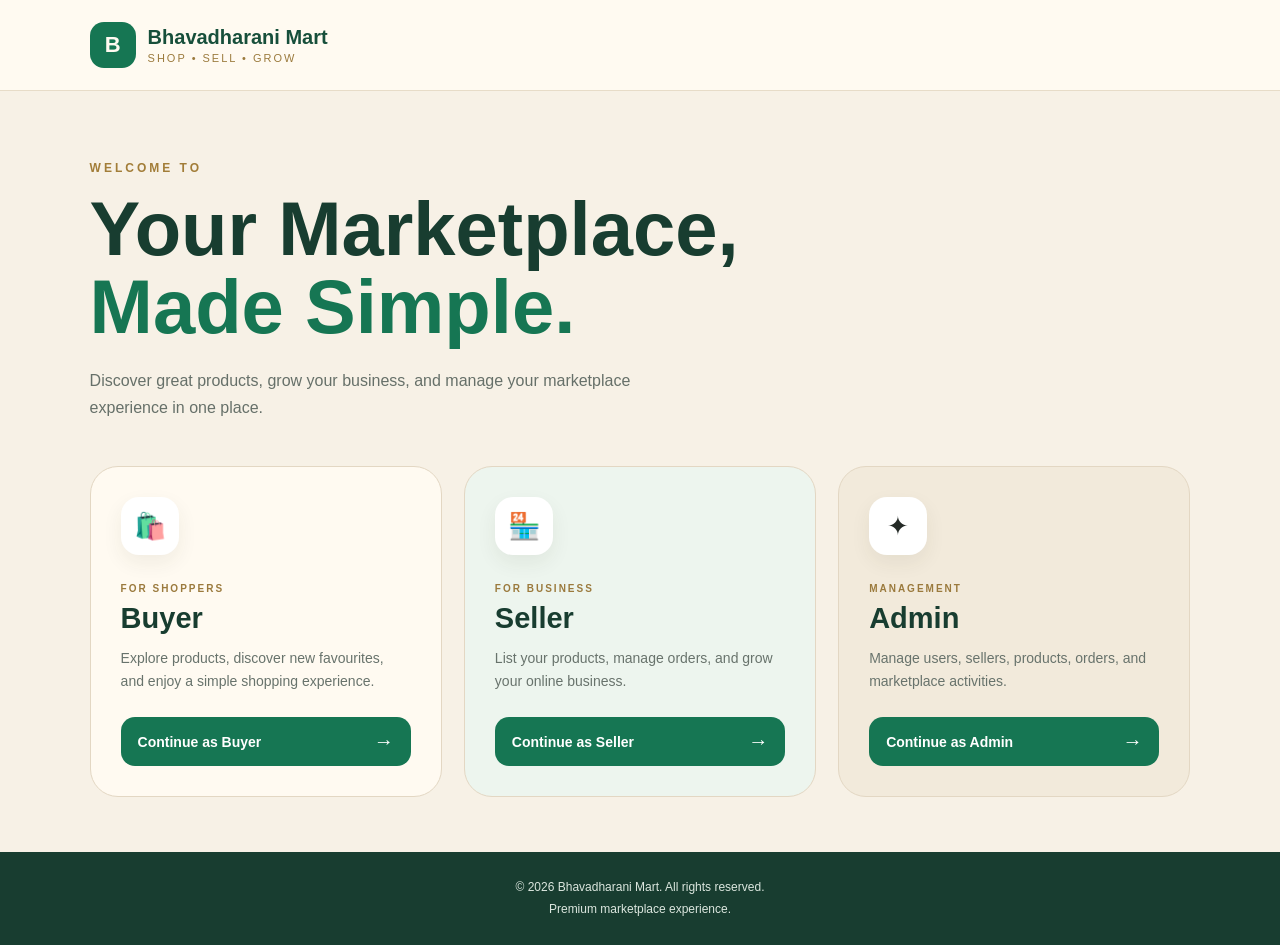
<file: index.html>
<!DOCTYPE html>
<html lang="en">
<head>
    <meta charset="UTF-8">
    <meta name="viewport" content="width=device-width, initial-scale=1.0">
    <title>Bhavadharani Mart</title>
    <link rel="stylesheet" href="style.css">
</head>

<body>

    <header class="top-bar">
        <div class="brand">
            <div class="brand-mark">B</div>

            <div>
                <h1>Bhavadharani Mart</h1>
                <p>SHOP • SELL • GROW</p>
            </div>
        </div>
    </header>


    <main class="landing">

        <section class="welcome-section">

            <p class="small-label">WELCOME TO</p>

            <h2>
                Your Marketplace,
                <br>
                <span>Made Simple.</span>
            </h2>

            <p class="welcome-text">
                Discover great products, grow your business,
                and manage your marketplace experience in one place.
            </p>

        </section>


        <section class="role-section">

            <!-- Buyer -->

            <div class="role-card buyer-card">

                <div class="role-icon">🛍️</div>

                <p class="role-label">FOR SHOPPERS</p>

                <h3>Buyer</h3>

                <p>
                    Explore products, discover new favourites,
                    and enjoy a simple shopping experience.
                </p>

                <a href="login.html" class="role-button">
                    Continue as Buyer
                    <span>→</span>
                </a>

            </div>


            <!-- Seller -->

            <div class="role-card seller-card">

                <div class="role-icon">🏪</div>

                <p class="role-label">FOR BUSINESS</p>

                <h3>Seller</h3>

                <p>
                    List your products, manage orders,
                    and grow your online business.
                </p>

                <a href="seller-login.html" class="role-button">
                    Continue as Seller
                    <span>→</span>
                </a>

            </div>


            <!-- Admin -->

            <div class="role-card admin-card">

                <div class="role-icon">✦</div>

                <p class="role-label">MANAGEMENT</p>

                <h3>Admin</h3>

                <p>
                    Manage users, sellers, products,
                    orders, and marketplace activities.
                </p>

                <a href="admin-login.html" class="role-button">
                    Continue as Admin
                    <span>→</span>
                </a>

            </div>

        </section>

    </main>


    <footer>

        <p>© 2026 Bhavadharani Mart. All rights reserved.</p>

        <p>Premium marketplace experience.</p>

    </footer>

</body>

</html>
</file>
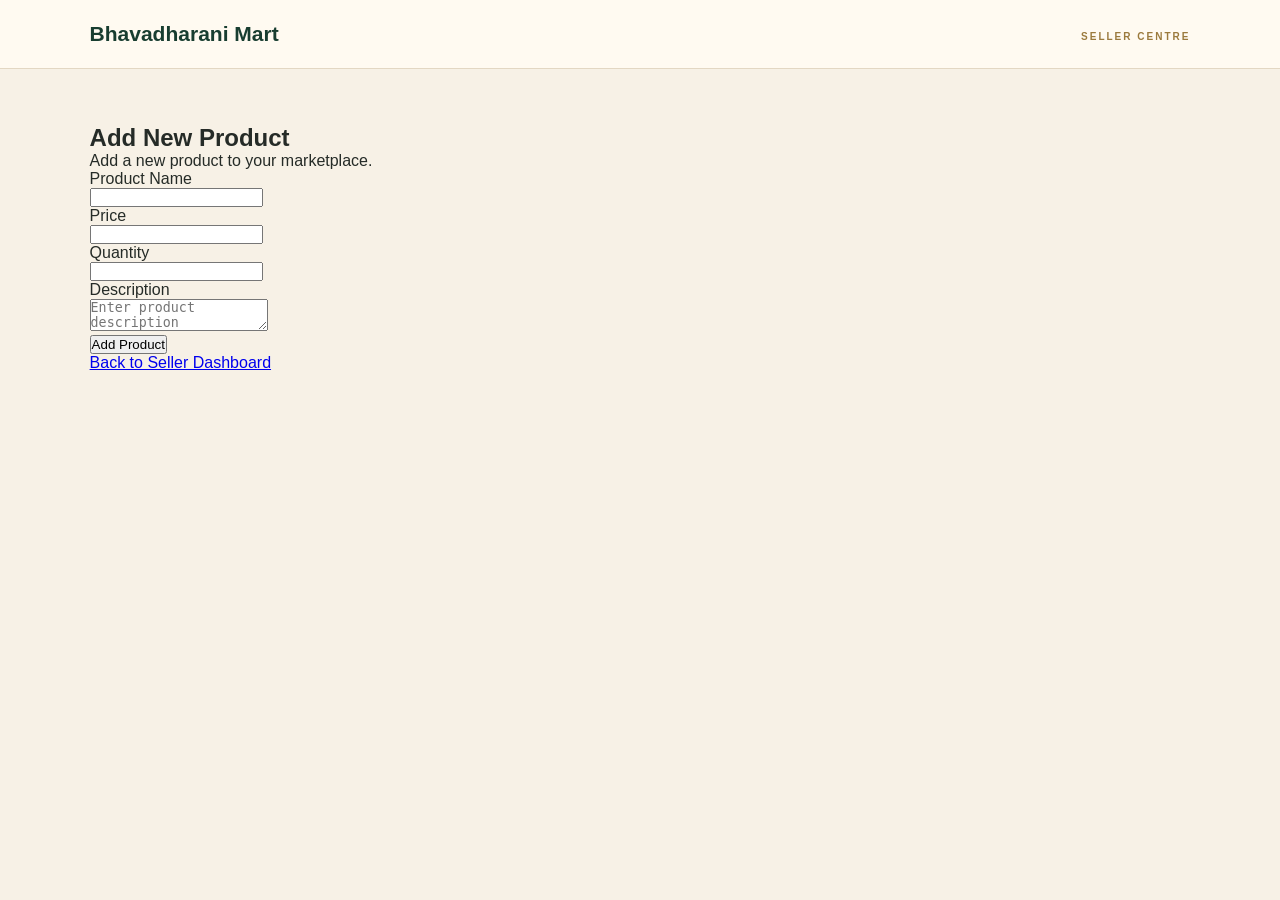
<file: add-product.html>
<!DOCTYPE html>
<html lang="en">
<head>
    <meta charset="UTF-8">
    <meta name="viewport" content="width=device-width, initial-scale=1.0">
    <title>Add Product | Bhavadharani Mart</title>
    <link rel="stylesheet" href="style.css">
</head>
<body>

    <header class="seller-dashboard-header">
        <h1>Bhavadharani Mart</h1>
        <p>SELLER CENTRE</p>
    </header>

    <main class="seller-dashboard">

        <h2>Add New Product</h2>
        <p>Add a new product to your marketplace.</p>

        <form id="addProductForm">

            <p>
                <label for="productName">Product Name</label><br>
                <input type="text" id="productName" required>
            </p>

            <p>
                <label for="productPrice">Price</label><br>
                <input type="number" id="productPrice" min="0.01" step="0.01" required>
            </p>

            <p>
                <label for="productQuantity">Quantity</label><br>
                <input type="number" id="productQuantity" min="0" required>
            </p>

            <p>
                <label for="productDescription">Description</label><br>
                <textarea id="productDescription" placeholder="Enter product description"></textarea>
            </p>

            <button type="submit">Add Product</button>

        </form>

        <p>
            <a href="seller-dashboard.html">Back to Seller Dashboard</a>
        </p>

    </main>

    <script src="script.js"></script>

</body>
</html>
</file>
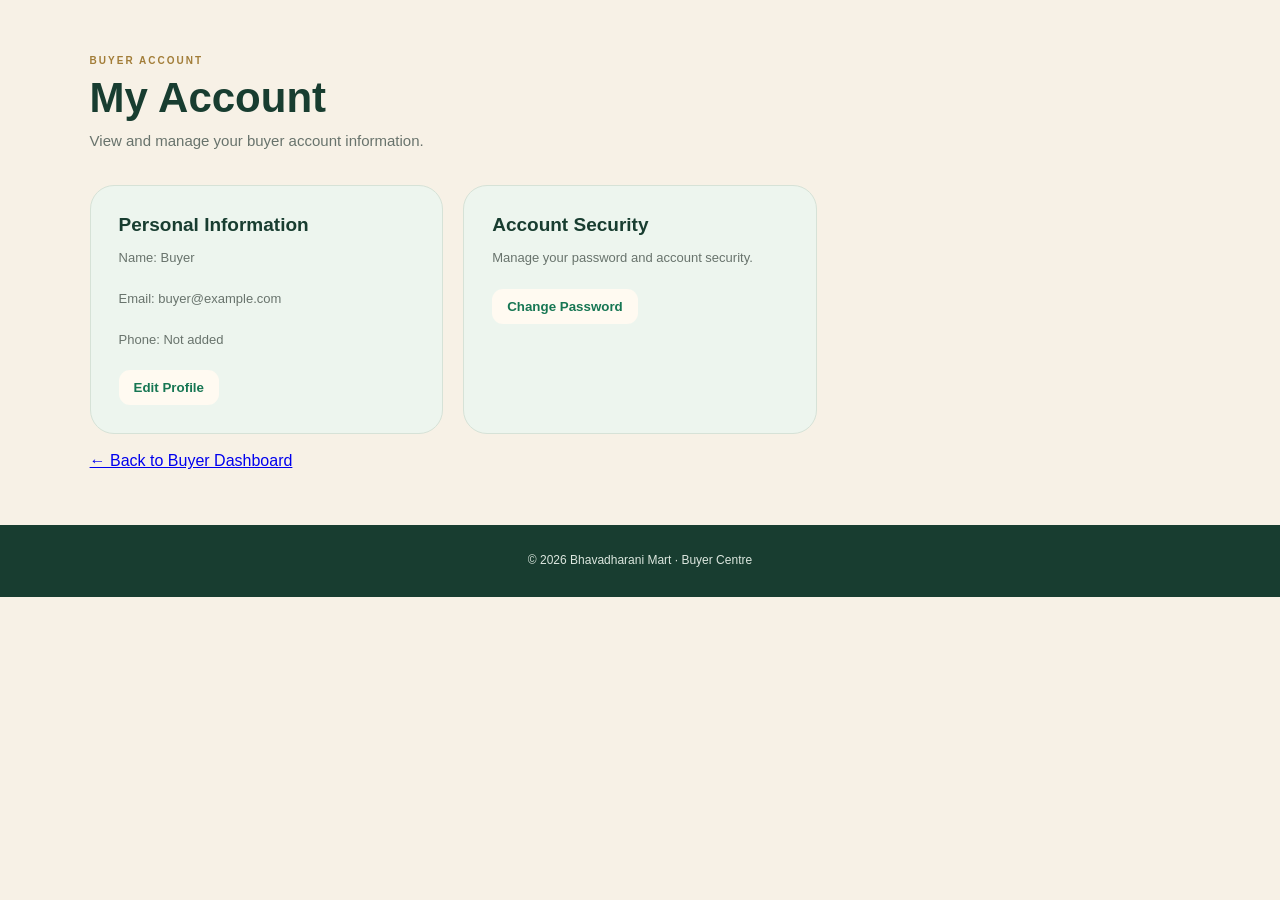
<file: buyer-account.html>
<!DOCTYPE html>
<html lang="en">
<head>
    <meta charset="UTF-8">
    <meta name="viewport" content="width=device-width, initial-scale=1.0">

    <title>My Account | Bhavadharani Mart</title>

    <link rel="stylesheet" href="style.css">
</head>

<body>

    <main class="seller-dashboard">

        <section class="dashboard-welcome">

            <p>BUYER ACCOUNT</p>

            <h2>My Account</h2>

            <span>
                View and manage your buyer account information.
            </span>

        </section>


        <section class="seller-management">

            <div class="management-card">

                <h3>Personal Information</h3>

                <p>
                    Name: Buyer
                </p>

                <p>
                    Email: buyer@example.com
                </p>

                <p>
                    Phone: Not added
                </p>

                <button onclick="alert('Edit profile feature coming soon!')">
                    Edit Profile
                </button>

            </div>


            <div class="management-card">

                <h3>Account Security</h3>

                <p>
                    Manage your password and account security.
                </p>

                <button onclick="alert('Change password feature coming soon!')">
                    Change Password
                </button>

            </div>

        </section>


        <br>

        <a href="buyer-dashboard.html">
            ← Back to Buyer Dashboard
        </a>

    </main>


    <footer class="seller-dashboard-footer">

        <p>
            © 2026 Bhavadharani Mart · Buyer Centre
        </p>

    </footer>

</body>

</html>
</file>
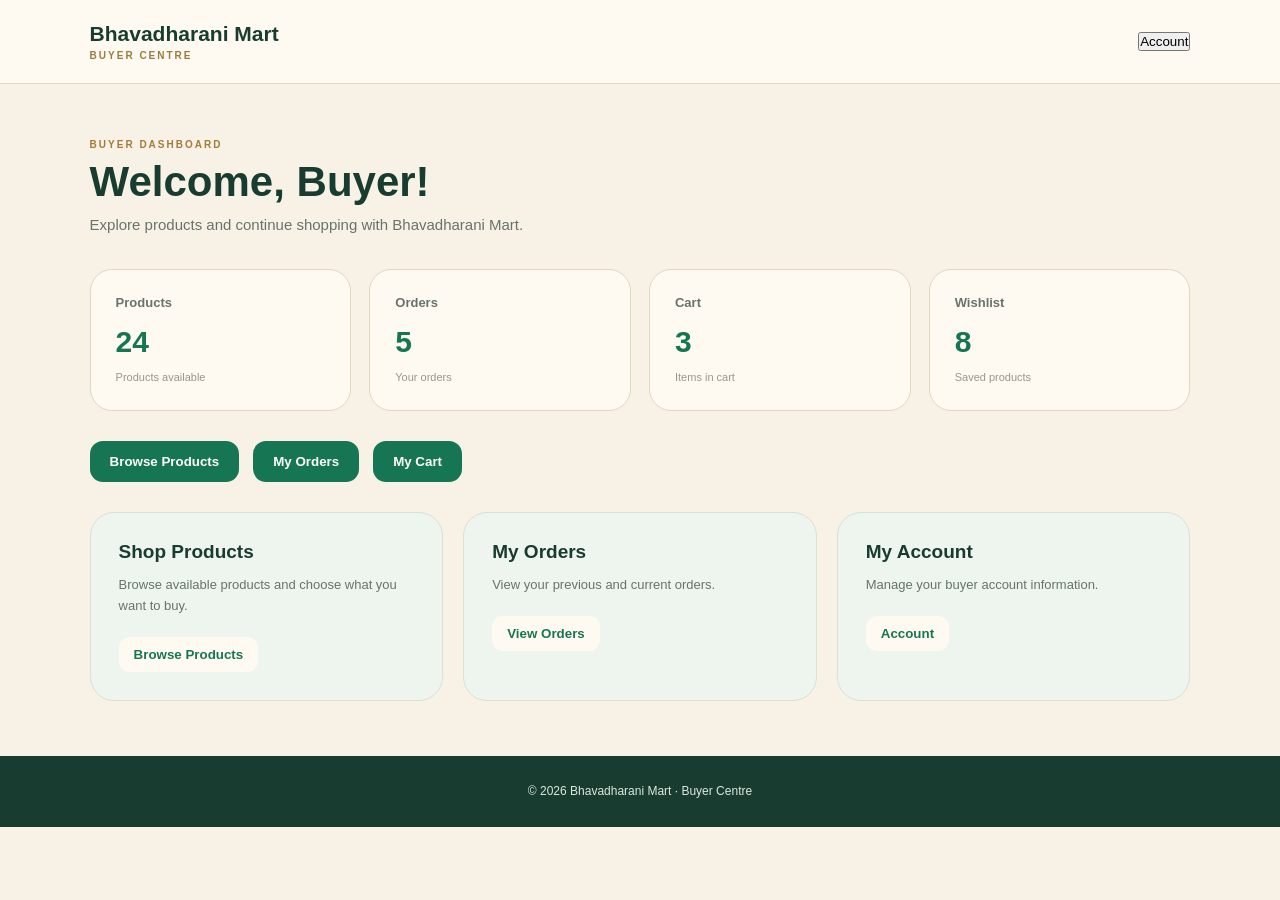
<file: buyer-dashboard.html>
<!DOCTYPE html>
<html lang="en">
<head>
    <meta charset="UTF-8">
    <meta name="viewport" content="width=device-width, initial-scale=1.0">

    <title>Buyer Dashboard | Bhavadharani Mart</title>

    <link rel="stylesheet" href="style.css">
</head>

<body>

    <header class="seller-dashboard-header">

        <div>
            <h1>Bhavadharani Mart</h1>
            <p>BUYER CENTRE</p>
        </div>

        <button onclick="window.location.href='buyer-account.html'">
        Account
</button>

    </header>


    <main class="seller-dashboard">

        <section class="dashboard-welcome">

            <p>BUYER DASHBOARD</p>

            <h2>Welcome, Buyer!</h2>

            <span>
                Explore products and continue shopping with Bhavadharani Mart.
            </span>

        </section>


        <section class="dashboard-cards">

            <div class="dashboard-card">
                <h3>Products</h3>
                <p>24</p>
                <span>Products available</span>
            </div>


            <div class="dashboard-card">
                <h3>Orders</h3>
                <p>5</p>
                <span>Your orders</span>
            </div>


            <div class="dashboard-card">
                <h3>Cart</h3>
                <p>3</p>
                <span>Items in cart</span>
            </div>


            <div class="dashboard-card">
                <h3>Wishlist</h3>
                <p>8</p>
                <span>Saved products</span>
            </div>

        </section>


        <section class="dashboard-actions">

            <button onclick="window.location.href='buyer-products.html'">
                Browse Products
            </button>

            <button onclick="window.location.href='view-orders.html'">
                My Orders
            </button>

            <button onclick="window.location.href='cart.html'">
                My Cart
            </button>

        </section>


        <section class="seller-management">

            <div class="management-card">

                <h3>Shop Products</h3>

                <p>
                    Browse available products and choose what you want to buy.
                </p>

                <button onclick="window.location.href='buyer-products.html'">
                    Browse Products
                </button>

            </div>


            <div class="management-card">

                <h3>My Orders</h3>

                <p>
                    View your previous and current orders.
                </p>

                <button onclick="window.location.href='buyer-orders.html'">
                    View Orders
                </button>

            </div>


            <div class="management-card">

                <h3>My Account</h3>

                <p>
                    Manage your buyer account information.
                </p>

                <button onclick="window.location.href='buyer-account.html'">
                Account
                </button>

            </div>

        </section>

    </main>


    <footer class="seller-dashboard-footer">

        <p>
            © 2026 Bhavadharani Mart · Buyer Centre
        </p>

    </footer>

</body>

</html>
</file>
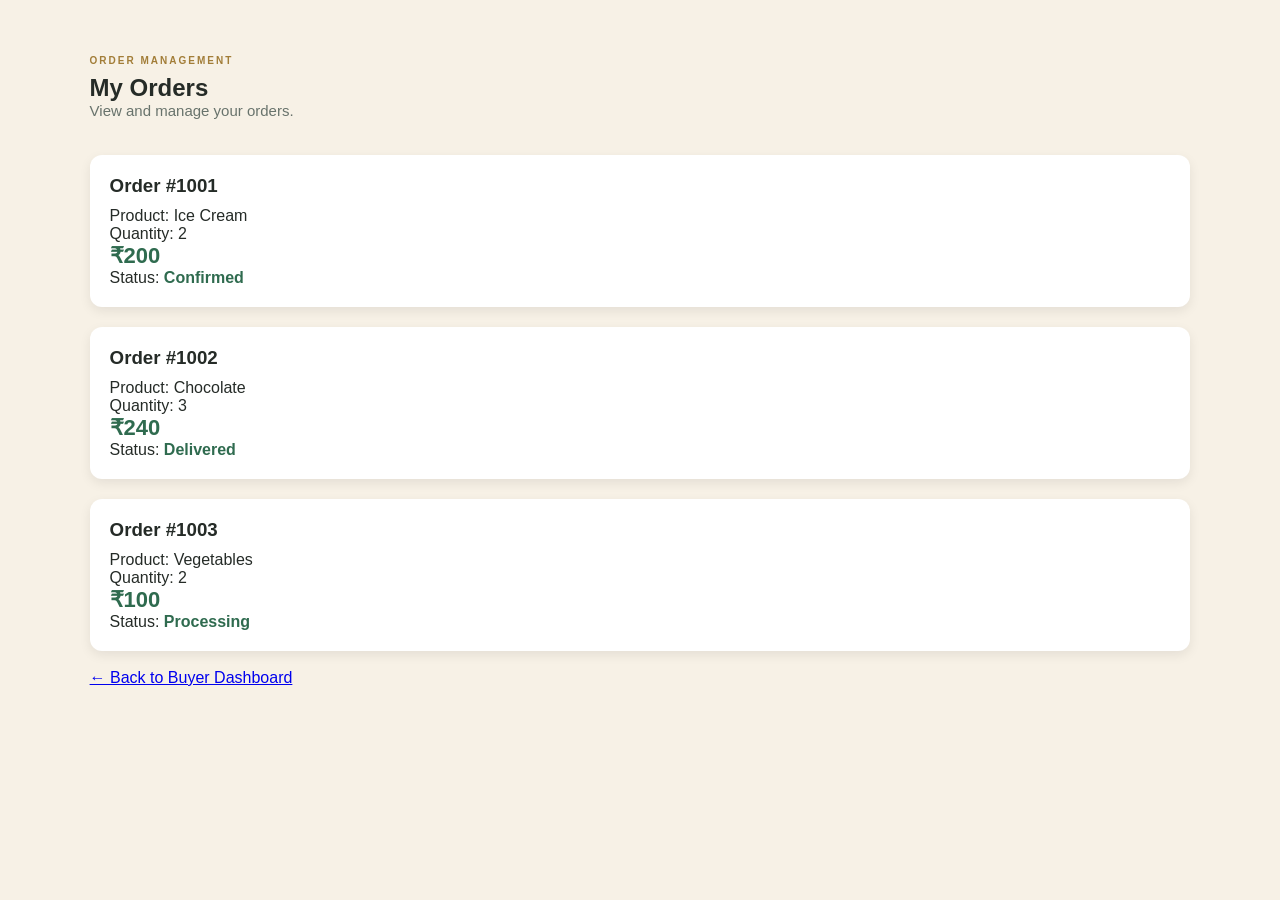
<file: buyer-orders.html>
<!DOCTYPE html>
<html lang="en">

<head>
    <meta charset="UTF-8">
    <meta name="viewport" content="width=device-width, initial-scale=1.0">

    <title>My Orders | Bhavadharani Mart</title>

    <link rel="stylesheet" href="style.css">

    <style>
        .orders-container {
            display: grid;
            gap: 20px;
            margin-top: 30px;
        }

        .order-card {
            padding: 20px;
            border-radius: 12px;
            background: white;
            box-shadow: 0 4px 12px rgba(0, 0, 0, 0.08);
        }

        .order-card h3 {
            margin-bottom: 10px;
        }

        .order-price {
            font-size: 22px;
            font-weight: bold;
            color: #2f6b4f;
        }

        .order-status {
            font-weight: bold;
            color: #2f6b4f;
        }
    </style>
</head>

<body>

    <main class="seller-dashboard">

        <section class="dashboard-welcome">

            <p>ORDER MANAGEMENT</p>

            <h1>My Orders</h1>

            <span>
                View and manage your orders.
            </span>

        </section>


        <section class="orders-container">

            <!-- Order 1001 -->
            <div class="order-card">

                <h3>Order #1001</h3>

                <p>Product: Ice Cream</p>

                <p>Quantity: 2</p>

                <p class="order-price">₹200</p>

                <p>
                    Status:
                    <span class="order-status">Confirmed</span>
                </p>

            </div>


            <!-- Order 1002 -->
            <div class="order-card">

                <h3>Order #1002</h3>

                <p>Product: Chocolate</p>

                <p>Quantity: 3</p>

                <p class="order-price">₹240</p>

                <p>
                    Status:
                    <span class="order-status">Delivered</span>
                </p>

            </div>


            <!-- Order 1003 -->
            <div class="order-card">

                <h3>Order #1003</h3>

                <p>Product: Vegetables</p>

                <p>Quantity: 2</p>

                <p class="order-price">₹100</p>

                <p>
                    Status:
                    <span class="order-status">Processing</span>
                </p>

            </div>

        </section>


        <br>

        <a href="buyer-dashboard.html">
            ← Back to Buyer Dashboard
        </a>

    </main>

</body>

</html>
</file>
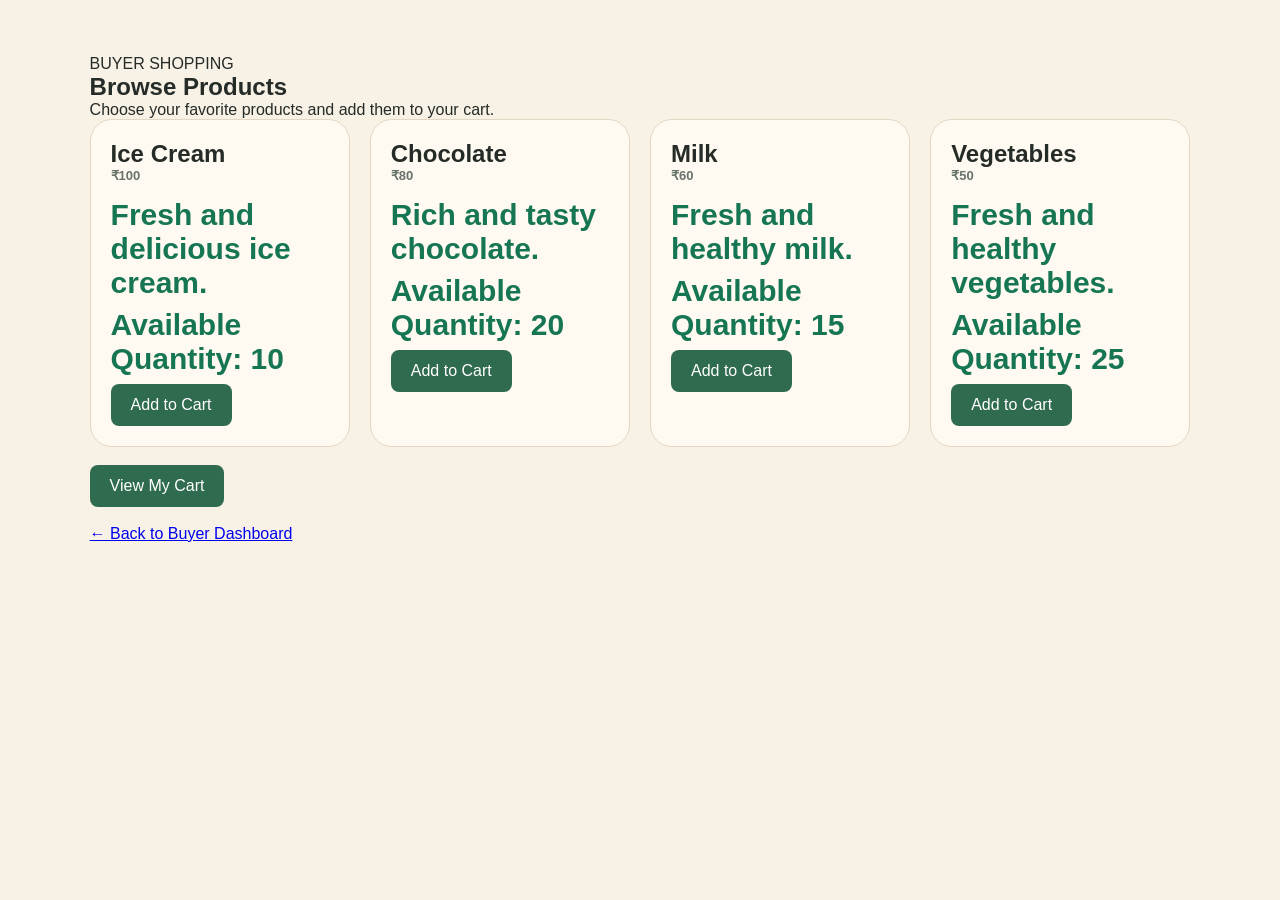
<file: buyer-products.html>
<!DOCTYPE html>
<html lang="en">
<head>
    <meta charset="UTF-8">
    <meta name="viewport" content="width=device-width, initial-scale=1.0">

    <title>Buyer Products | Bhavadharani Mart</title>

    <link rel="stylesheet" href="style.css">

    <style>
        button {
            background-color: #2f6b4f;
            color: white;
            border: none;
            padding: 12px 20px;
            border-radius: 8px;
            cursor: pointer;
            font-size: 16px;
        }

        button:hover {
            background-color: #24543e;
        }

        .dashboard-cards {
            display: grid;
            grid-template-columns: repeat(auto-fit, minmax(220px, 1fr));
            gap: 20px;
        }

        .dashboard-card {
            padding: 20px;
        }
    </style>
</head>

<body>

    <main class="seller-dashboard">

        <section class="dashboard-header">

            <p>BUYER SHOPPING</p>

            <h1>Browse Products</h1>

            <p>
                Choose your favorite products and add them to your cart.
            </p>

        </section>


        <section class="dashboard-cards">

            <!-- Ice Cream -->
            <div class="dashboard-card">

                <h2>Ice Cream</h2>

                <h3>₹100</h3>

                <p>Fresh and delicious ice cream.</p>

                <p>Available Quantity: 10</p>

                <button onclick="addToCart('Ice Cream', 100)">
                    Add to Cart
                </button>

            </div>


            <!-- Chocolate -->
            <div class="dashboard-card">

                <h2>Chocolate</h2>

                <h3>₹80</h3>

                <p>Rich and tasty chocolate.</p>

                <p>Available Quantity: 20</p>

                <button onclick="addToCart('Chocolate', 80)">
                    Add to Cart
                </button>

            </div>


            <!-- Milk -->
            <div class="dashboard-card">

                <h2>Milk</h2>

                <h3>₹60</h3>

                <p>Fresh and healthy milk.</p>

                <p>Available Quantity: 15</p>

                <button onclick="addToCart('Milk', 60)">
                    Add to Cart
                </button>

            </div>


            <!-- Vegetables -->
            <div class="dashboard-card">

                <h2>Vegetables</h2>

                <h3>₹50</h3>

                <p>Fresh and healthy vegetables.</p>

                <p>Available Quantity: 25</p>

                <button onclick="addToCart('Vegetables', 50)">
                    Add to Cart
                </button>

            </div>

        </section>


        <br>

        <section>

            <button onclick="window.location.href='cart.html'">
                View My Cart
            </button>

        </section>


        <br>

        <a href="buyer-dashboard.html">
            ← Back to Buyer Dashboard
        </a>

    </main>


    <script>

        function addToCart(productName, price) {

            let cart =
                JSON.parse(localStorage.getItem("cart")) || [];

            cart.push({
                name: productName,
                price: price,
                quantity: 1
            });

            localStorage.setItem(
                "cart",
                JSON.stringify(cart)
            );

            alert(productName + " added to your cart!");

        }

    </script>

</body>
</html>
</file>
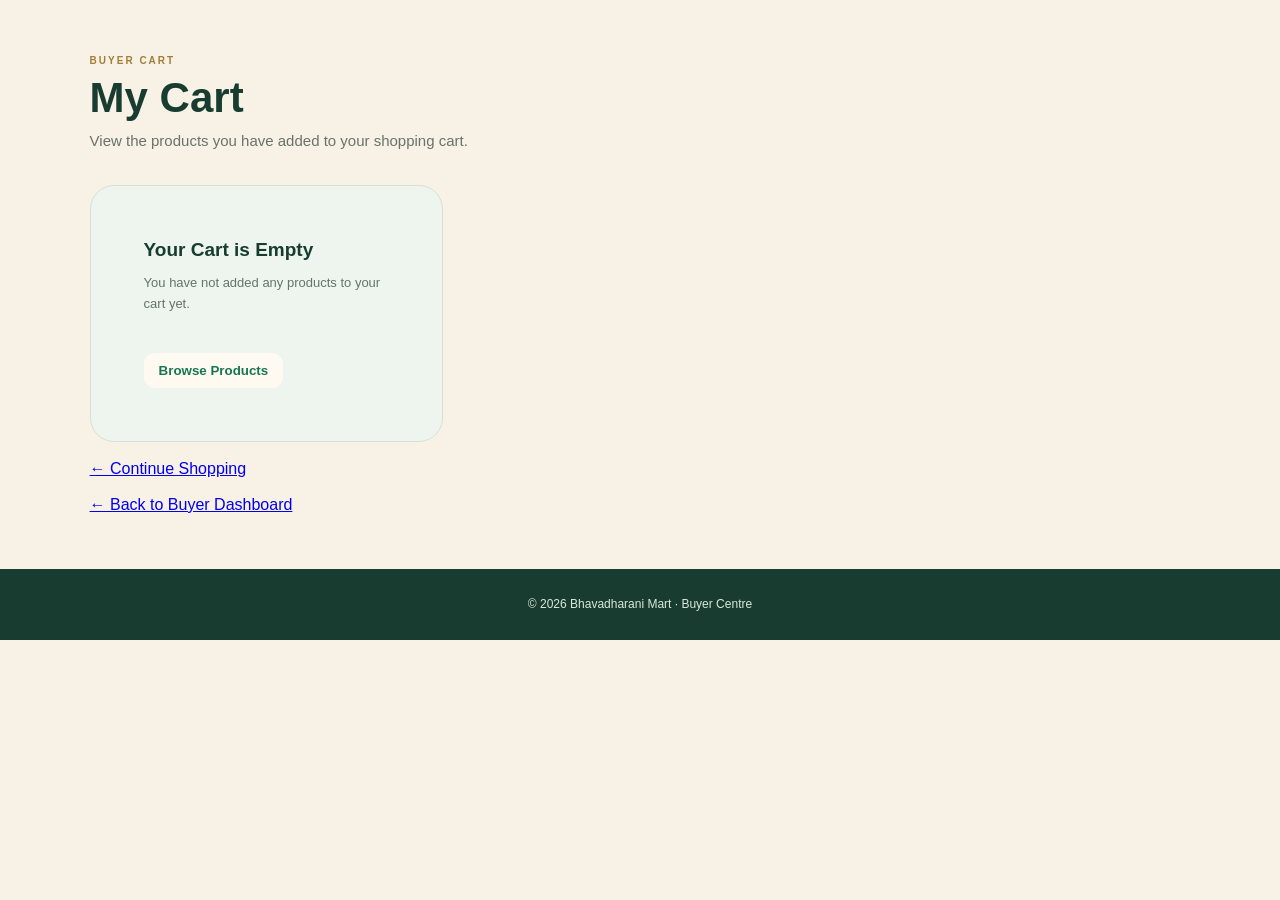
<file: cart.html>
<!DOCTYPE html>
<html lang="en">
<head>
    <meta charset="UTF-8">
    <meta name="viewport" content="width=device-width, initial-scale=1.0">

    <title>My Cart | Bhavadharani Mart</title>

    <link rel="stylesheet" href="style.css">

    <style>
        .cart-item {
            padding: 20px;
            margin-bottom: 15px;
            border: 1px solid #ddd;
            border-radius: 10px;
            background-color: white;
        }

        .cart-item h3 {
            margin-bottom: 8px;
        }

        .cart-item p {
            margin: 5px 0;
        }

        .remove-button {
            background-color: #c0392b;
            color: white;
            border: none;
            padding: 8px 14px;
            border-radius: 6px;
            cursor: pointer;
        }

        .remove-button:hover {
            background-color: #962d22;
        }

        .cart-total {
            margin-top: 20px;
            padding: 18px;
            border-radius: 10px;
            background-color: #eef7f1;
        }

        .empty-cart {
            padding: 25px;
        }
    </style>
</head>

<body>

    <main class="seller-dashboard">

        <section class="dashboard-welcome">

            <p>BUYER CART</p>

            <h2>My Cart</h2>

            <span>
                View the products you have added to your shopping cart.
            </span>

        </section>


        <section class="seller-management">

            <div class="management-card">

                <!-- Cart products will appear here -->
                <div id="cartItems"></div>

                <!-- Cart total -->
                <div id="cartTotal"></div>

            </div>

        </section>


        <br>

        <a href="buyer-products.html">
            ← Continue Shopping
        </a>

        <br><br>

        <a href="buyer-dashboard.html">
            ← Back to Buyer Dashboard
        </a>

    </main>


    <footer class="seller-dashboard-footer">

        <p>
            © 2026 Bhavadharani Mart · Buyer Centre
        </p>

    </footer>


    <script>

        // ===============================
        // DISPLAY CART
        // ===============================

        function displayCart() {

            const cartItems = document.getElementById("cartItems");
            const cartTotal = document.getElementById("cartTotal");

            let cart = JSON.parse(localStorage.getItem("cart")) || [];


            // If cart is empty
            if (cart.length === 0) {

                cartItems.innerHTML = `
                    <div class="empty-cart">
                        <h3>Your Cart is Empty</h3>

                        <p>
                            You have not added any products to your cart yet.
                        </p>

                        <br>

                        <button onclick="window.location.href='buyer-products.html'">
                            Browse Products
                        </button>
                    </div>
                `;

                cartTotal.innerHTML = "";

                return;
            }


            // Clear old content
            cartItems.innerHTML = "";

            let total = 0;


            // Display each product
            cart.forEach(function(product, index) {

                const itemTotal =
                    Number(product.price) * Number(product.quantity);

                total = total + itemTotal;


                cartItems.innerHTML += `
                    <div class="cart-item">

                        <h3>${product.name}</h3>

                        <p>
                            Price: ₹${product.price}
                        </p>

                        <p>
                            Quantity: ${product.quantity}
                        </p>

                        <p>
                            Product Total: ₹${itemTotal}
                        </p>

                        <br>

                        <button
                            class="remove-button"
                            onclick="removeFromCart(${index})">
                            Remove
                        </button>

                    </div>
                `;

            });


            // Display total
            cartTotal.innerHTML = `
                <div class="cart-total">

                    <h3>Cart Total: ₹${total}</h3>

                    <br>

                    <button onclick="clearCart()">
                        Clear Cart
                    </button>

                </div>
            `;
        }


        // ===============================
        // REMOVE ONE PRODUCT
        // ===============================

        function removeFromCart(index) {

            let cart = JSON.parse(localStorage.getItem("cart")) || [];

            cart.splice(index, 1);

            localStorage.setItem("cart", JSON.stringify(cart));

            displayCart();
        }


        // ===============================
        // CLEAR CART
        // ===============================

        function clearCart() {

            localStorage.removeItem("cart");

            displayCart();
        }


        // ===============================
        // LOAD CART
        // ===============================

        displayCart();

    </script>

</body>



</html>
</file>
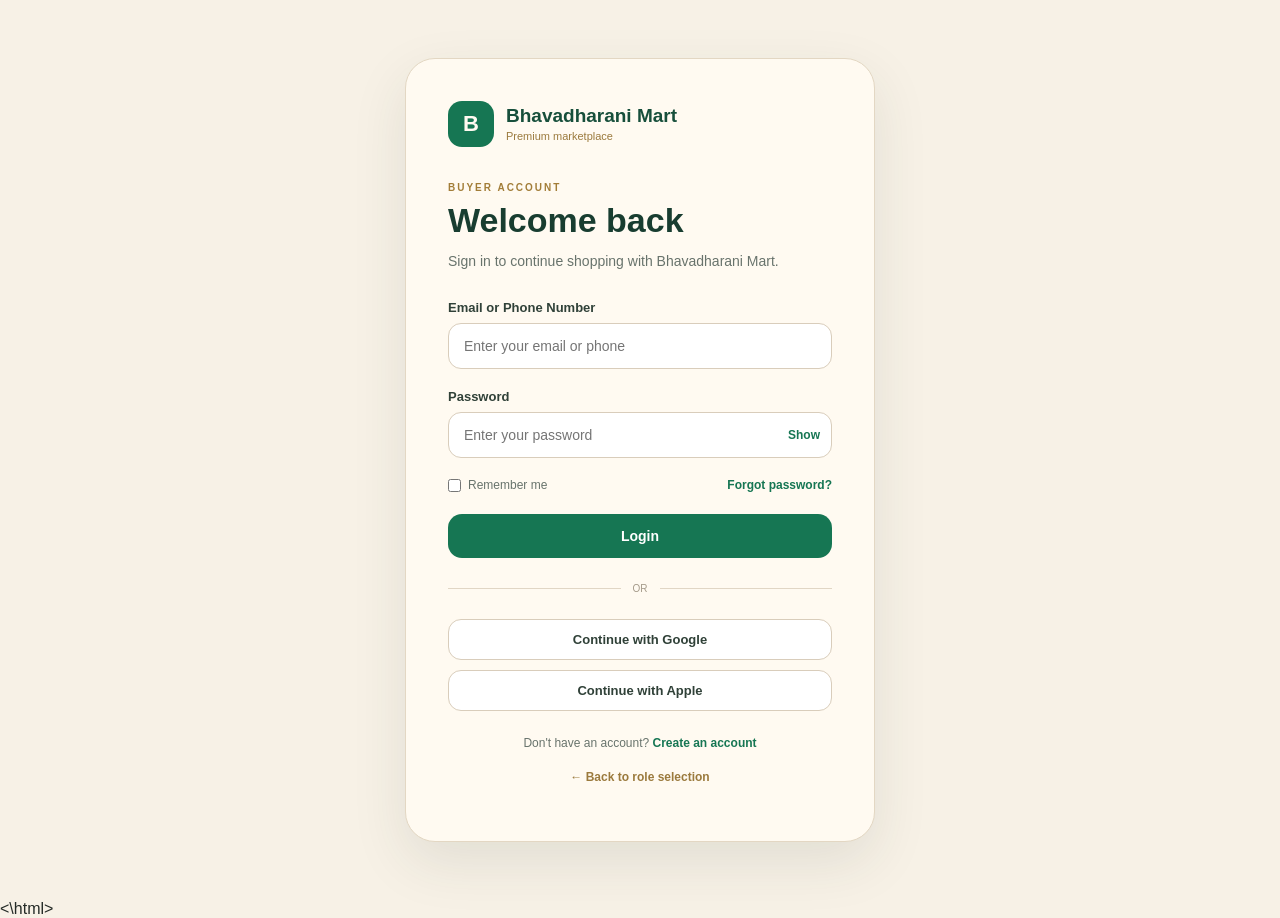
<file: login.html>
<!DOCTYPE html>
<html lang="en">
<head>
    <meta charset="UTF-8">
    <meta name="viewport" content="width=device-width, initial-scale=1.0">
    <title>Buyer Login | Bhavadharani Mart</title>

    <link rel="stylesheet" href="style.css">
</head>

<body>

    <main class="login-page">

        <section class="login-box">

            <div class="login-brand">
                <span class="brand-mark">B</span>
                <div>
                    <h1>Bhavadharani Mart</h1>
                    <p>Premium marketplace</p>
                </div>
            </div>

            <div class="login-heading">
                <p class="login-label">BUYER ACCOUNT</p>
                <h2>Welcome back</h2>
                <p>Sign in to continue shopping with Bhavadharani Mart.</p>
            </div>

            <form id="buyerLoginForm">

                <div class="form-group">
                    <label for="email">Email or Phone Number</label>
                    <input
                        type="text"
                        id="email"
                        placeholder="Enter your email or phone"
                        required
                    >
                </div>

                <div class="form-group">
                    <label for="password">Password</label>

                    <div class="password-box">
                        <input
                            type="password"
                            id="password"
                            placeholder="Enter your password"
                            required
                        >

                        <button
                            type="button"
                            id="togglePassword"
                            class="show-password"
                        >
                            Show
                        </button>
                    </div>
                </div>

                <div class="login-options">

                    <label class="remember-option">
                        <input type="checkbox" id="rememberMe">
                        <span>Remember me</span>
                    </label>

                    <a href="#" id="forgotPassword">Forgot password?</a>

                </div>

                <button type="submit" class="login-button">
                    Login
                </button>

            </form>

            <div class="divider">
                <span>OR</span>
            </div>

            <div class="social-login">

                <button type="button" class="social-button">
                    Continue with Google
                </button>

                <button type="button" class="social-button">
                    Continue with Apple
                </button>

            </div>

            <p class="signup-text">
                Don't have an account?
                <a href="#">Create an account</a>
            </p>

            <a href="index.html" class="back-link">
                ← Back to role selection
            </a>

            <p id="loginMessage" class="login-message"></p>

        </section>

    </main>

    <script src="script.js"></script>

</body>
<\html>
</file>
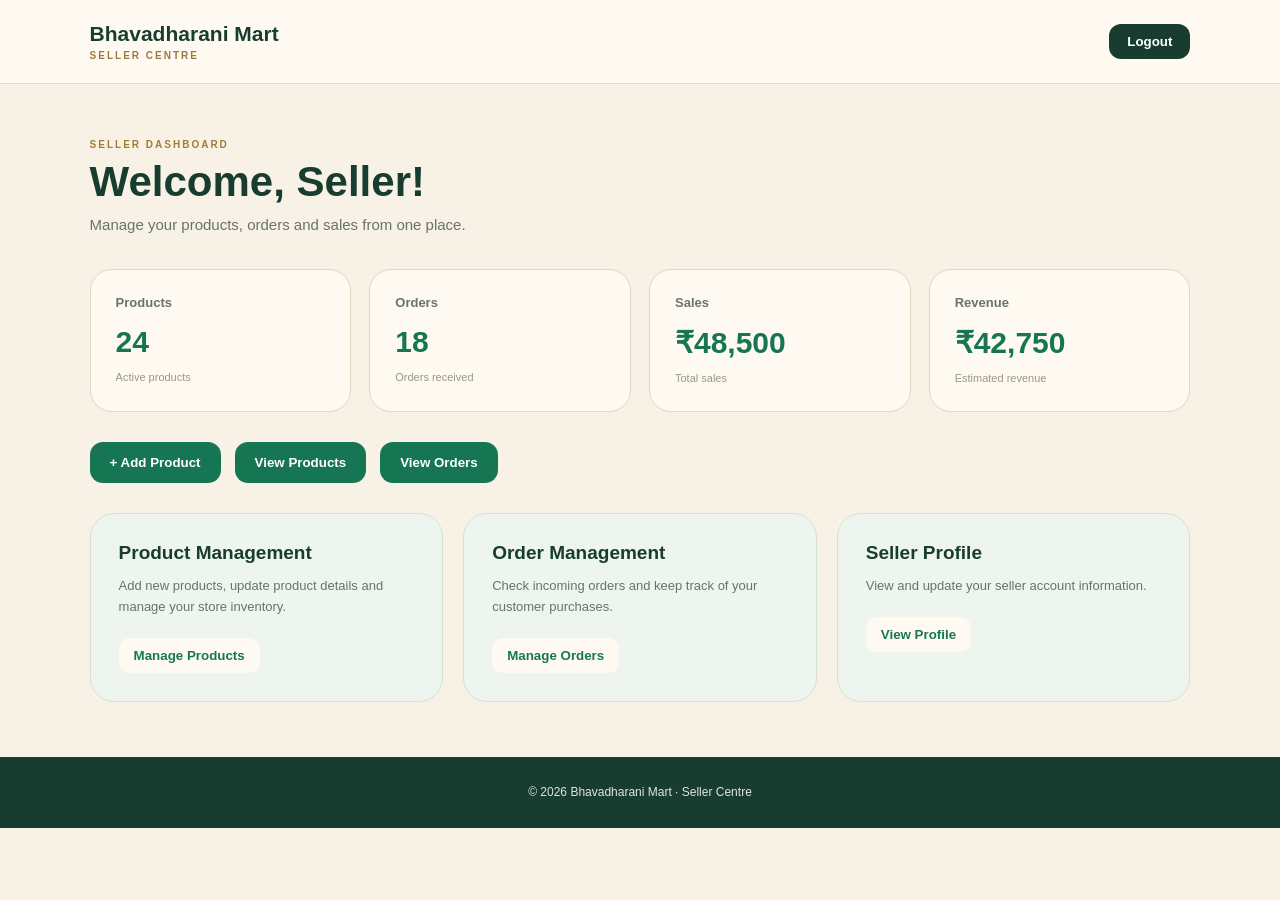
<file: seller-dashboard.html>
<!DOCTYPE html>
<html lang="en">

<head>
    <meta charset="UTF-8">
    <meta name="viewport" content="width=device-width, initial-scale=1.0">

    <title>Seller Dashboard | Bhavadharani Mart</title>

    <link rel="stylesheet" href="style.css">
</head>

<body>

    <header class="seller-dashboard-header">

        <div>
            <h1>Bhavadharani Mart</h1>
            <p>SELLER CENTRE</p>
        </div>

        <button id="sellerLogout">
            Logout
        </button>

    </header>


    <main class="seller-dashboard">

        <section class="dashboard-welcome">

            <p>SELLER DASHBOARD</p>

            <h2>Welcome, Seller!</h2>

            <span>
                Manage your products, orders and sales from one place.
            </span>

        </section>


        <section class="dashboard-cards">

            <div class="dashboard-card">
                <h3>Products</h3>
                <p>24</p>
                <span>Active products</span>
            </div>


            <div class="dashboard-card">
                <h3>Orders</h3>
                <p>18</p>
                <span>Orders received</span>
            </div>


            <div class="dashboard-card">
                <h3>Sales</h3>
                <p>₹48,500</p>
                <span>Total sales</span>
            </div>


            <div class="dashboard-card">
                <h3>Revenue</h3>
                <p>₹42,750</p>
                <span>Estimated revenue</span>
            </div>

        </section>


        <section class="dashboard-actions">

            <button id="addProductButton">
                + Add Product
            </button>

            <button id="viewProductsButton">
                View Products
            </button>

            <button id="viewOrdersButton">
                View Orders
            </button>

        </section>


        <section class="seller-management">

            <div class="management-card">

                <h3>Product Management</h3>

                <p>
                    Add new products, update product details
                    and manage your store inventory.
                </p>

                <button id="manageProductsButton">
                    Manage Products
                </button>

            </div>


            <div class="management-card">

                <h3>Order Management</h3>

                <p>
                    Check incoming orders and keep track
                    of your customer purchases.
                </p>

                <button id="manageOrdersButton">
                    Manage Orders
                </button>

            </div>


            <div class="management-card">

                <h3>Seller Profile</h3>

                <p>
                    View and update your seller account
                    information.
                </p>

                <button id="viewProfileButton">
                    View Profile
                </button>

            </div>

        </section>

    </main>


    <footer class="seller-dashboard-footer">

        <p>
            © 2026 Bhavadharani Mart · Seller Centre
        </p>

    </footer>


    <script src="script.js"></script>

</body>

</html>
</file>
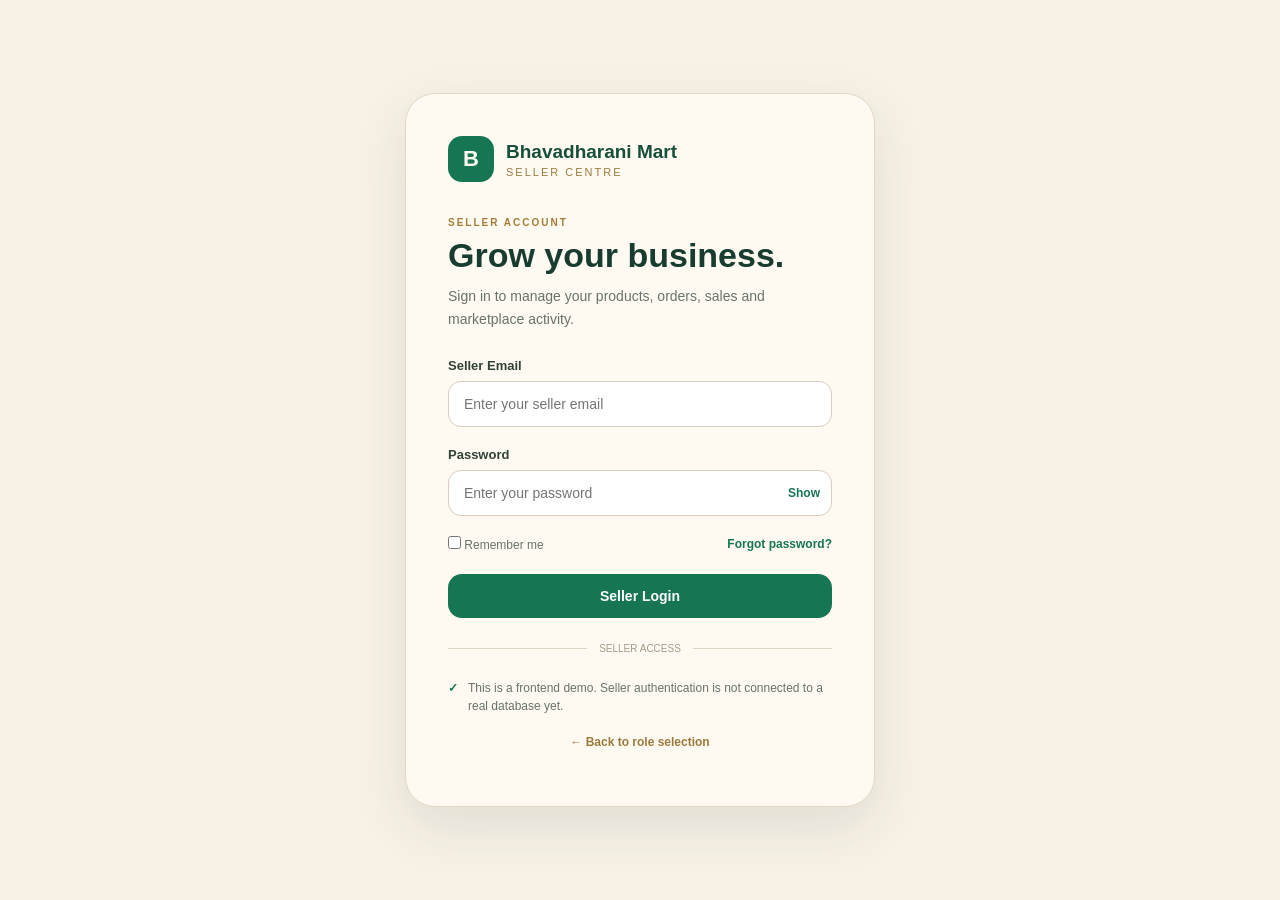
<file: seller-login.html>
<!DOCTYPE html>
<html lang="en">
<head>
    <meta charset="UTF-8">
    <meta name="viewport" content="width=device-width, initial-scale=1.0">
    <title>Seller Login | Bhavadharani Mart</title>

    <link rel="stylesheet" href="style.css">
</head>

<body>

    <main class="seller-login-page">

        <section class="seller-login-box">

            <div class="seller-brand">
                <div class="seller-mark">B</div>

                <div>
                    <h1>Bhavadharani Mart</h1>
                    <p>SELLER CENTRE</p>
                </div>
            </div>


            <div class="seller-heading">

                <p class="seller-label">SELLER ACCOUNT</p>

                <h2>Grow your business.</h2>

                <p>
                    Sign in to manage your products, orders,
                    sales and marketplace activity.
                </p>

            </div>


            <form id="sellerLoginForm">

                <div class="seller-form-group">

                    <label for="sellerEmail">
                        Seller Email
                    </label>

                    <input
                        type="email"
                        id="sellerEmail"
                        placeholder="Enter your seller email"
                        required
                    >

                </div>


                <div class="seller-form-group">

                    <label for="sellerPassword">
                        Password
                    </label>

                    <div class="seller-password-box">

                        <input
                            type="password"
                            id="sellerPassword"
                            placeholder="Enter your password"
                            required
                        >

                        <button
                            type="button"
                            id="toggleSellerPassword"
                        >
                            Show
                        </button>

                    </div>

                </div>


                <div class="seller-options">

                    <label>
                        <input type="checkbox">
                        Remember me
                    </label>

                    <a href="#" id="sellerForgotPassword">
                        Forgot password?
                    </a>

                </div>


                <button
                    type="submit"
                    class="seller-login-button"
                >
                    Seller Login
                </button>

            </form>


            <div class="seller-divider">
                <span>SELLER ACCESS</span>
            </div>


            <div class="seller-note">
                <span>✓</span>

                <p>
                    This is a frontend demo.
                    Seller authentication is not connected
                    to a real database yet.
                </p>
            </div>


            <a href="index.html" class="seller-back-link">
                ← Back to role selection
            </a>


            <p id="sellerLoginMessage" class="seller-login-message"></p>

        </section>

    </main>


    <script src="script.js"></script>

</body>

</html>
</file>
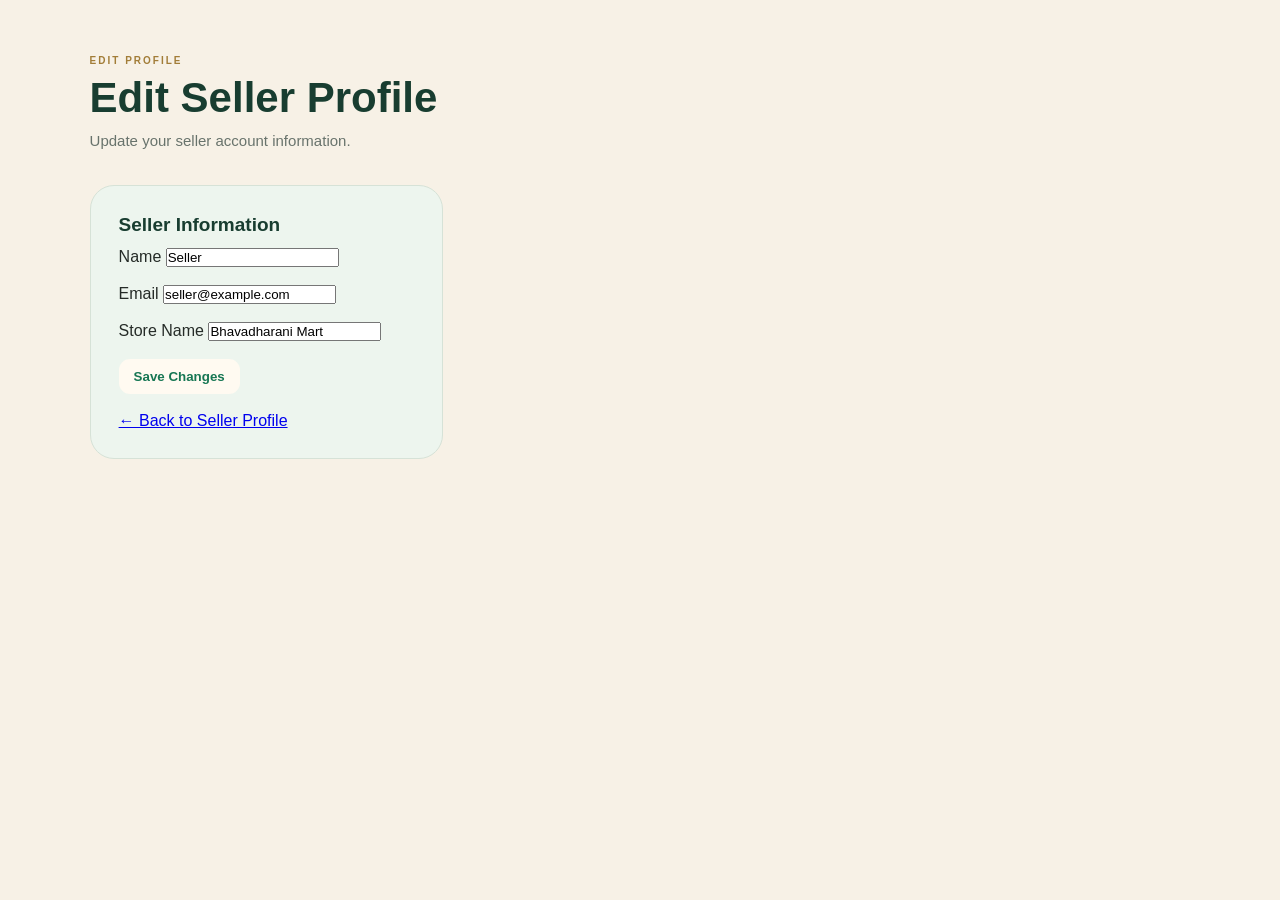
<file: seller-profile-edit.html>
<!DOCTYPE html>
<html lang="en">
<head>
    <meta charset="UTF-8">
    <meta name="viewport" content="width=device-width, initial-scale=1.0">

    <title>Edit Seller Profile | Bhavadharani Mart</title>

    <link rel="stylesheet" href="style.css">
</head>

<body>

    <main class="seller-dashboard">

        <section class="dashboard-welcome">
            <p>EDIT PROFILE</p>

            <h2>Edit Seller Profile</h2>

            <span>Update your seller account information.</span>
        </section>

        <section class="seller-management">

            <div class="management-card">

                <h3>Seller Information</h3>

                <label>Name</label>
                <input type="text" value="Seller">

                <br><br>

                <label>Email</label>
                <input type="email" value="seller@example.com">

                <br><br>

                <label>Store Name</label>
                <input type="text" value="Bhavadharani Mart">

                <br><br>

                <button  id="saveProfileButton">
                    Save Changes
                </button>

                <br><br>

                <a href="seller-profile.html">← Back to Seller Profile</a>

            </div>

        </section>

    </main>
<script src="script.js"></script>

</body>

</html>
</file>
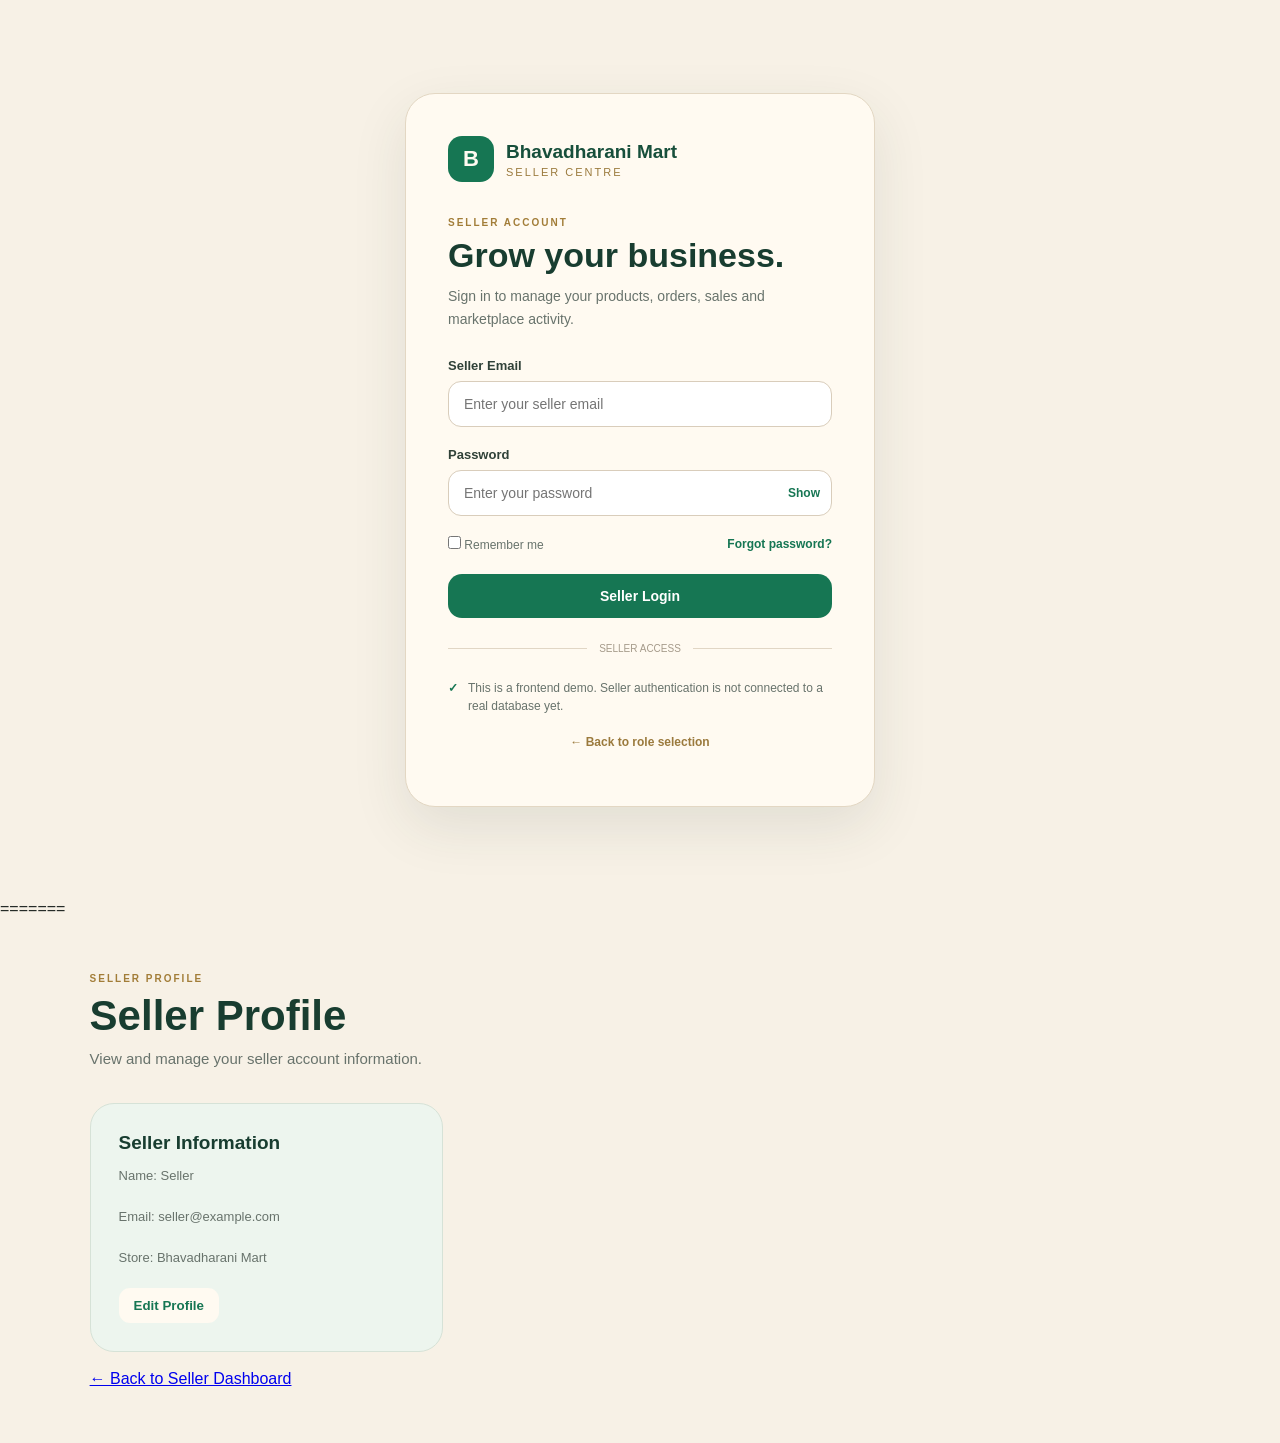
<file: seller-profile.html>
<!DOCTYPE html>  <html lang="en">  
<head>  
    <meta charset="UTF-8">  
    <meta name="viewport" content="width=device-width, initial-scale=1.0">  <link rel="stylesheet" href="style.css">

</head>  <body>  
<main class="seller-login-page">

<section class="seller-login-box">  

        <div class="seller-brand">  
            <div class="seller-mark">B</div>  

            <div>  
                <h1>Bhavadharani Mart</h1>  
                <p>SELLER CENTRE</p>  
            </div>  
        </div>  


        <div class="seller-heading">  

            <p class="seller-label">SELLER ACCOUNT</p>  

            <h2>Grow your business.</h2>  

            <p>  
                Sign in to manage your products, orders,  
                sales and marketplace activity.  
            </p>  

        </div>  


        <form id="sellerLoginForm">  

            <div class="seller-form-group">  

                <label for="sellerEmail">  
                    Seller Email  
                </label>  

                <input  
                    type="email"  
                    id="sellerEmail"  
                    placeholder="Enter your seller email"  
                    required  
                >  

            </div>  


            <div class="seller-form-group">  

                <label for="sellerPassword">  
                    Password  
                </label>  

                <div class="seller-password-box">  

                    <input  
                        type="password"  
                        id="sellerPassword"  
                        placeholder="Enter your password"  
                        required  
                    >  

                    <button  
                        type="button"  
                        id="toggleSellerPassword"  
                    >  
                        Show  
                    </button>  

                </div>  

            </div>  


            <div class="seller-options">  

                <label>  
                    <input type="checkbox">  
                    Remember me  
                </label>  

                <a href="#" id="sellerForgotPassword">  
                    Forgot password?  
                </a>  

            </div>  


            <button  
                type="submit"  
                class="seller-login-button"  
            >  
                Seller Login  
            </button>  

        </form>  


        <div class="seller-divider">  
            <span>SELLER ACCESS</span>  
        </div>  


        <div class="seller-note">  
            <span>✓</span>  

            <p>  
                This is a frontend demo.  
                Seller authentication is not connected  
                to a real database yet.  
            </p>  
        </div>  


        <a href="index.html" class="seller-back-link">  
            ← Back to role selection  
        </a>  


        <p id="sellerLoginMessage" class="seller-login-message"></p>  

    </section>  

</main>  


<script src="script.js"></script>

</body>  
</html>  
=======  
    <main class="seller-dashboard">  <section class="dashboard-welcome">  

        <p>SELLER PROFILE</p>  

        <h2>Seller Profile</h2>  

        <span>  
            View and manage your seller account information.  
        </span>  

    </section>  

    <section class="seller-management">  

        <div class="management-card">  

            <h3>Seller Information</h3>  

            <p>Name: Seller</p>  
            <p>Email: seller@example.com</p>  
            <p>Store: Bhavadharani Mart</p>  
            <button id="editProfileButton" onclick="window.location.href='seller-profile-edit.html'">  
                Edit Profile  
            </button>  
        </div>  

    </section>  

    <br>  

    <a href="seller-dashboard.html">  
        ← Back to Seller Dashboard  
    </a>  

</main>

<script src="script.js"></script>  </body>  
</html>
</file>
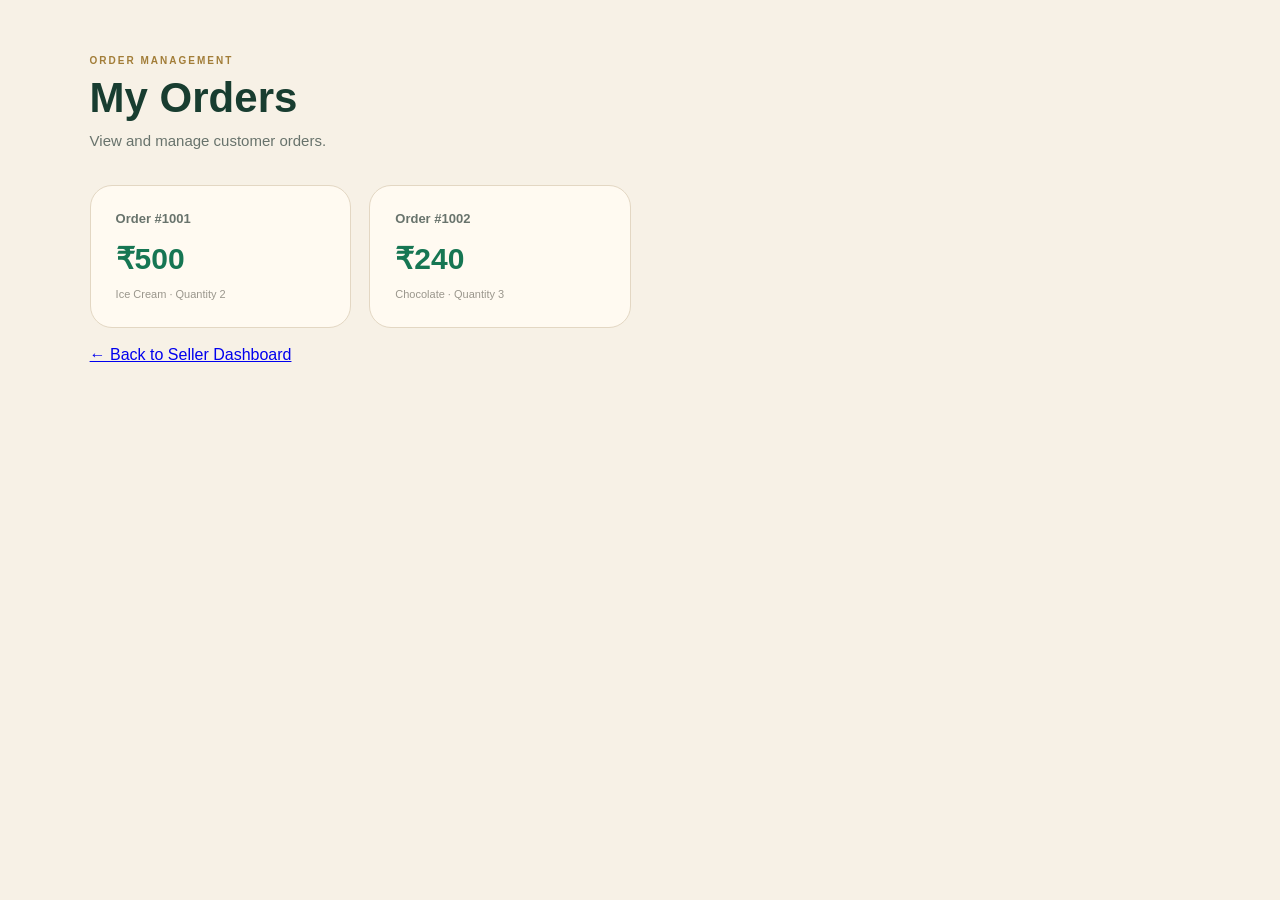
<file: view-orders.html>
<!DOCTYPE html>
<html lang="en">
<head>
    <meta charset="UTF-8">
    <meta name="viewport" content="width=device-width, initial-scale=1.0">

    <title>View Orders | Bhavadharani Mart</title>

    <link rel="stylesheet" href="style.css">
</head>

<body>

    <main class="seller-dashboard">

        <section class="dashboard-welcome">
            <p>ORDER MANAGEMENT</p>

            <h2>My Orders</h2>

            <span>View and manage customer orders.</span>
        </section>

        <section class="dashboard-cards">

            <div class="dashboard-card">
                <h3>Order #1001</h3>
                <p>₹500</p>
                <span>Ice Cream · Quantity 2</span>
            </div>

            <div class="dashboard-card">
                <h3>Order #1002</h3>
                <p>₹240</p>
                <span>Chocolate · Quantity 3</span>
            </div>

        </section>

        <br>

        <a href="seller-dashboard.html">
            ← Back to Seller Dashboard
        </a>

    </main>

</body>
</file>
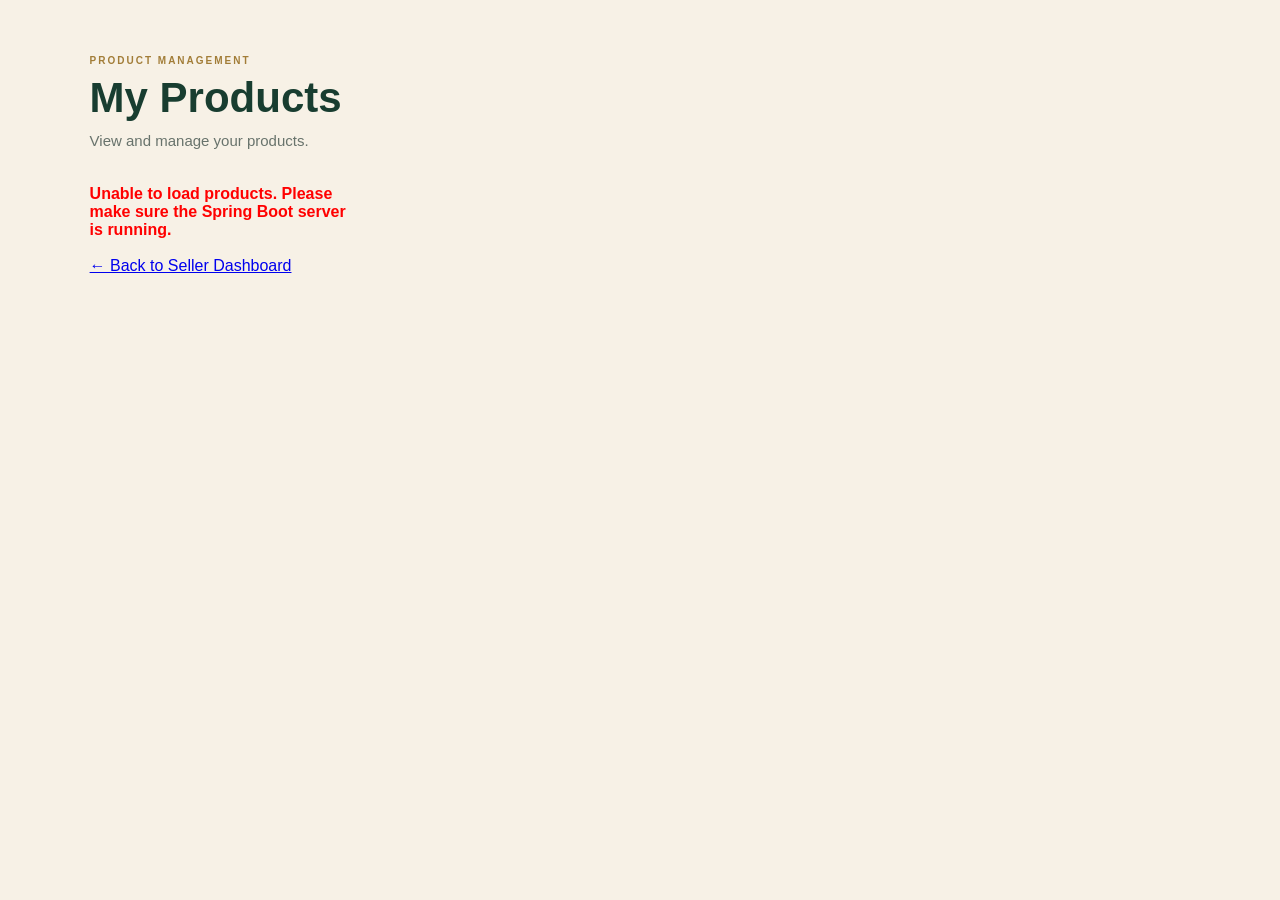
<file: view-products.html>
<!DOCTYPE html>
<html lang="en">
<head>
    <meta charset="UTF-8">
    <meta name="viewport" content="width=device-width, initial-scale=1.0">

    <title>View Products | Bhavadharani Mart</title>

    <link rel="stylesheet" href="style.css">


    <style>
        .product-card {
            padding: 20px;
        }

        .product-card h3 {
            margin-bottom: 10px;
        }

        .product-card p {
            margin: 6px 0;
        }

        .product-card button {
            margin-right: 10px;
            margin-top: 10px;
            padding: 8px 15px;
            cursor: pointer;
        }

        .error-message {
            color: red;
            font-weight: bold;
        }
    </style>

</head>

<body>

    <main class="seller-dashboard">

        <section class="dashboard-welcome">

            <p>PRODUCT MANAGEMENT</p>

            <h2>My Products</h2>

            <span>
                View and manage your products.
            </span>

        </section>


        <section class="dashboard-cards" id="productsContainer">


            <p>Loading products...</p>

            <div class="dashboard-card">
                <h3>Ice Cream</h3>
                <p>₹100</p>
                <span>Quantity: 10</span>
            </div>

            <div class="dashboard-card">
                <h3>Chocolate</h3>
                <p>₹80</p>
                <span>Quantity: 20</span>
            </div>

            <div class="dashboard-card">
                <h3>Milk</h3>
                <p>₹60</p>
                <span>Quantity: 15</span>
            </div>


        </section>


        <br>

        <a href="seller-dashboard.html">
            ← Back to Seller Dashboard
        </a>

    </main>


    <script>


        function deleteProduct(id) {

            if (!confirm("Are you sure you want to delete this product?")) {
                return;
            }

            fetch(`http://localhost:8080/api/products/${id}`, {
                method: "DELETE"
            })
            .then(response => {

                if (!response.ok) {
                    throw new Error("Delete failed");
                }

                alert("Product deleted successfully!");

                location.reload();

            })
            .catch(error => {

                alert("Failed to delete product.");

                console.error(error);

            });
        }


        window.editProduct = function(id) {

            const name = prompt("Enter product name:","");
            if (name === null) return;

            const price = prompt("Enter product price:");
            if (price === null) return;

            const quantity = prompt("Enter product quantity:");
            if (quantity === null) return;

            const description = prompt("Enter product description:");
            if (description === null) return;

            const updatedProduct = {
                name: name,
                price: Number(price),
                quantity: Number(quantity),
                description: description
            };

            fetch(`http://localhost:8080/api/products/${id}`, {
                method: "PUT",
                headers: {
                    "Content-Type": "application/json"
                },
                body: JSON.stringify(updatedProduct)
            })
            .then(response => {

                if (!response.ok) {
                    throw new Error("Update failed");
                }

                alert("Product updated successfully!");

                location.reload();

            })
            .catch(error => {

                alert("Failed to update product.");

                console.error(error);

            });
        }


        fetch("http://localhost:8080/api/products")

            .then(response => {

                if (!response.ok) {
                    throw new Error("Failed to load products");
                }

                return response.json();

            })

            .then(products => {

                const productsContainer =
                    document.getElementById("productsContainer");

                productsContainer.innerHTML = "";

                products.forEach(product => {

                    const productCard =
                        document.createElement("div");

                    productCard.className =
                        "dashboard-card product-card";

                    productCard.innerHTML = `
                        <h3>${product.name}</h3>

                        <p>
                            Price: ₹${product.price}
                        </p>

                        <p>
                            Quantity: ${product.quantity}
                        </p>

                        <p>
                            Description: ${product.description || ""}
                        </p>

                        <button onclick="editProduct(${product.id})">
                            Edit
                        </button>

                        <button onclick="deleteProduct(${product.id})">
                            Delete
                        </button>
                    `;

                    productsContainer.appendChild(productCard);

                });

            })

            .catch(error => {

                document.getElementById("productsContainer").innerHTML = `
                    <p class="error-message">
                        Unable to load products.
                        Please make sure the Spring Boot server is running.
                    </p>
                `;

                console.error(error);

            });


        const productsContainer =
            document.getElementById("productsContainer");

        const savedProduct =
            localStorage.getItem("product");

        if (savedProduct) {

            const product =
                JSON.parse(savedProduct);

            const productCard =
                document.createElement("div");

            productCard.className =
                "dashboard-card";

            productCard.innerHTML = `
                <h3>${product.name}</h3>
                <p>₹${product.price}</p>
                <span>Quantity: ${product.quantity}</span>
            `;

            productsContainer.appendChild(productCard);
        }


    </script>

</body>
</html>
</file>
<file: style.css>
* {
    margin: 0;
    padding: 0;
    box-sizing: border-box;
}

body {
    font-family: Arial, Helvetica, sans-serif;
    background: #f7f1e6;
    color: #252b27;
    min-height: 100vh;
}


/* HEADER */

.top-bar {
    width: 100%;
    padding: 22px 7%;
    background: #fffaf1;
    border-bottom: 1px solid #e7dcc8;
}

.brand {
    display: flex;
    align-items: center;
    gap: 12px;
}

.brand-mark {
    width: 46px;
    height: 46px;
    border-radius: 14px;
    background: #167653;
    color: #fffaf1;
    display: flex;
    align-items: center;
    justify-content: center;
    font-size: 22px;
    font-weight: bold;
}

.brand h1 {
    font-size: 20px;
    color: #174f3b;
}

.brand p {
    margin-top: 3px;
    font-size: 11px;
    letter-spacing: 2px;
    color: #9b7a3d;
}


/* MAIN */

.landing {
    width: 86%;
    max-width: 1250px;
    margin: auto;
    padding: 70px 0 55px;
}


/* WELCOME */

.welcome-section {
    max-width: 720px;
    margin-bottom: 45px;
}

.small-label {
    color: #a27d38;
    font-size: 12px;
    font-weight: bold;
    letter-spacing: 3px;
    margin-bottom: 15px;
}

.welcome-section h2 {
    font-size: clamp(42px, 6vw, 76px);
    line-height: 1.02;
    font-weight: 700;
    color: #183d30;
}

.welcome-section h2 span {
    color: #167653;
}

.welcome-text {
    max-width: 600px;
    margin-top: 22px;
    color: #667069;
    font-size: 16px;
    line-height: 1.7;
}


/* ROLE CARDS */

.role-section {
    display: grid;
    grid-template-columns: repeat(3, 1fr);
    gap: 22px;
}

.role-card {
    min-height: 330px;
    padding: 30px;
    border-radius: 28px;
    position: relative;
    overflow: hidden;
    border: 1px solid #e3d7c3;
    transition: transform 0.25s ease, box-shadow 0.25s ease;
}

.role-card:hover {
    transform: translateY(-7px);
    box-shadow: 0 18px 40px rgba(40, 60, 48, 0.12);
}

.buyer-card {
    background: #fffaf1;
}

.seller-card {
    background: #edf5ee;
}

.admin-card {
    background: #f2eadb;
}

.role-icon {
    width: 58px;
    height: 58px;
    border-radius: 18px;
    background: #ffffff;
    display: flex;
    align-items: center;
    justify-content: center;
    font-size: 26px;
    margin-bottom: 28px;
    box-shadow: 0 8px 20px rgba(50, 50, 30, 0.07);
}

.role-label {
    font-size: 10px;
    font-weight: bold;
    letter-spacing: 2px;
    color: #9b7a3d;
    margin-bottom: 8px;
}

.role-card h3 {
    font-size: 29px;
    color: #183d30;
    margin-bottom: 12px;
}

.role-card > p:not(.role-label) {
    color: #68736c;
    font-size: 14px;
    line-height: 1.6;
    max-width: 290px;
}

.role-button {
    display: flex;
    align-items: center;
    justify-content: space-between;
    text-decoration: none;
    margin-top: 25px;
    width: 100%;
    padding: 13px 17px;
    border-radius: 14px;
    background: #167653;
    color: white;
    font-size: 14px;
    font-weight: bold;
    transition: background 0.2s ease;
}

.role-button:hover {
    background: #105c40;
}

.role-button span {
    font-size: 20px;
}


/* FOOTER */

footer {
    text-align: center;
    padding: 25px 20px;
    background: #183d30;
    color: #dce7df;
    font-size: 12px;
    line-height: 1.8;
}


/* TABLET / MOBILE */

@media (max-width: 850px) {

    .landing {
        width: 90%;
        padding-top: 50px;
    }

    .role-section {
        grid-template-columns: 1fr;
    }

    .role-card {
        min-height: auto;
    }

    .welcome-section h2 {
        font-size: 48px;
    }
}


/* SMALL MOBILE */

@media (max-width: 500px) {

    .top-bar {
        padding: 18px 5%;
    }

    .brand h1 {
        font-size: 17px;
    }

    .brand-mark {
        width: 42px;
        height: 42px;
    }

    .landing {
        padding: 40px 0;
    }

    .welcome-section h2 {
        font-size: 40px;
    }

    .welcome-text {
        font-size: 14px;
    }

    .role-card {
        padding: 25px;
        border-radius: 22px;
    }
}

/* ============================= */
/* BUYER LOGIN PAGE */
/* ============================= */

.login-page {
    min-height: 100vh;
    display: flex;
    align-items: center;
    justify-content: center;
    padding: 40px 20px;
    background: #f7f1e6;
}

.login-box {
    width: 100%;
    max-width: 470px;
    padding: 42px;
    background: #fffaf1;
    border: 1px solid #e3d7c3;
    border-radius: 30px;
    box-shadow: 0 20px 55px rgba(40, 60, 48, 0.10);
}


/* LOGIN BRAND */

.login-brand {
    display: flex;
    align-items: center;
    gap: 12px;
    margin-bottom: 35px;
}

.login-brand .brand-mark {
    flex-shrink: 0;
}

.login-brand h1 {
    font-size: 19px;
    color: #174f3b;
}

.login-brand p {
    margin-top: 3px;
    font-size: 11px;
    color: #9b7a3d;
}


/* HEADING */

.login-heading {
    margin-bottom: 28px;
}

.login-label {
    color: #a27d38;
    font-size: 10px;
    font-weight: bold;
    letter-spacing: 2px;
    margin-bottom: 8px;
}

.login-heading h2 {
    font-size: 34px;
    color: #183d30;
    margin-bottom: 10px;
}

.login-heading > p:last-child {
    color: #68736c;
    font-size: 14px;
    line-height: 1.6;
}


/* FORM */

.form-group {
    margin-bottom: 20px;
}

.form-group label {
    display: block;
    margin-bottom: 8px;
    color: #304138;
    font-size: 13px;
    font-weight: bold;
}

.form-group input[type="text"],
.form-group input[type="password"] {
    width: 100%;
    padding: 14px 15px;
    border: 1px solid #d9cdbb;
    border-radius: 13px;
    background: #ffffff;
    color: #26332c;
    font-size: 14px;
    outline: none;
}

.form-group input:focus {
    border-color: #167653;
    box-shadow: 0 0 0 3px rgba(22, 118, 83, 0.08);
}


/* PASSWORD */

.password-box {
    position: relative;
}

.password-box input {
    padding-right: 65px !important;
}

.show-password {
    position: absolute;
    right: 12px;
    top: 50%;
    transform: translateY(-50%);
    border: none;
    background: transparent;
    color: #167653;
    font-size: 12px;
    font-weight: bold;
    cursor: pointer;
}


/* REMEMBER + FORGOT */

.login-options {
    display: flex;
    align-items: center;
    justify-content: space-between;
    margin: 5px 0 22px;
    font-size: 12px;
}

.remember-option {
    display: flex;
    align-items: center;
    gap: 7px;
    color: #68736c;
}

.remember-option input {
    accent-color: #167653;
}

.login-options a {
    color: #167653;
    text-decoration: none;
    font-weight: bold;
}


/* LOGIN BUTTON */

.login-button {
    width: 100%;
    padding: 14px;
    border: none;
    border-radius: 14px;
    background: #167653;
    color: white;
    font-size: 14px;
    font-weight: bold;
    cursor: pointer;
    transition: background 0.2s ease;
}

.login-button:hover {
    background: #105c40;
}


/* DIVIDER */

.divider {
    display: flex;
    align-items: center;
    gap: 12px;
    margin: 25px 0;
    color: #a59a8a;
    font-size: 10px;
}

.divider::before,
.divider::after {
    content: "";
    height: 1px;
    flex: 1;
    background: #e1d6c5;
}


/* SOCIAL LOGIN */

.social-login {
    display: grid;
    gap: 10px;
}

.social-button {
    width: 100%;
    padding: 12px;
    border: 1px solid #d9cdbb;
    border-radius: 13px;
    background: #ffffff;
    color: #304138;
    font-size: 13px;
    font-weight: bold;
    cursor: pointer;
}

.social-button:hover {
    background: #f2eadb;
}


/* SIGN UP */

.signup-text {
    margin-top: 25px;
    text-align: center;
    color: #68736c;
    font-size: 12px;
}

.signup-text a {
    color: #167653;
    font-weight: bold;
    text-decoration: none;
}


/* BACK LINK */

.back-link {
    display: block;
    margin-top: 20px;
    text-align: center;
    color: #9b7a3d;
    font-size: 12px;
    font-weight: bold;
    text-decoration: none;
}


/* MESSAGE */

.login-message {
    margin-top: 15px;
    text-align: center;
    color: #167653;
    font-size: 12px;
    line-height: 1.5;
}


/* MOBILE */

@media (max-width: 520px) {

    .login-page {
        padding: 20px 14px;
    }

    .login-box {
        padding: 28px 22px;
        border-radius: 24px;
    }

    .login-heading h2 {
        font-size: 29px;
    }

}

/* ============================= */
/* SELLER LOGIN PAGE */
/* ============================= */

.seller-login-page {
    min-height: 100vh;
    display: flex;
    align-items: center;
    justify-content: center;
    padding: 40px 20px;
    background: #f7f1e6;
}

.seller-login-box {
    width: 100%;
    max-width: 470px;
    padding: 42px;
    background: #fffaf1;
    border: 1px solid #e3d7c3;
    border-radius: 30px;
    box-shadow: 0 20px 55px rgba(40, 60, 48, 0.10);
}


/* SELLER BRAND */

.seller-brand {
    display: flex;
    align-items: center;
    gap: 12px;
    margin-bottom: 35px;
}

.seller-mark {
    width: 46px;
    height: 46px;
    border-radius: 14px;
    background: #167653;
    color: #fffaf1;
    display: flex;
    align-items: center;
    justify-content: center;
    font-size: 22px;
    font-weight: bold;
}

.seller-brand h1 {
    font-size: 19px;
    color: #174f3b;
}

.seller-brand p {
    margin-top: 3px;
    font-size: 11px;
    letter-spacing: 2px;
    color: #9b7a3d;
}


/* SELLER HEADING */

.seller-heading {
    margin-bottom: 28px;
}

.seller-label {
    color: #a27d38;
    font-size: 10px;
    font-weight: bold;
    letter-spacing: 2px;
    margin-bottom: 8px;
}

.seller-heading h2 {
    font-size: 34px;
    color: #183d30;
    margin-bottom: 10px;
}

.seller-heading > p:last-child {
    color: #68736c;
    font-size: 14px;
    line-height: 1.6;
}


/* SELLER FORM */

.seller-form-group {
    margin-bottom: 20px;
}

.seller-form-group label {
    display: block;
    margin-bottom: 8px;
    color: #304138;
    font-size: 13px;
    font-weight: bold;
}

.seller-form-group input {
    width: 100%;
    padding: 14px 15px;
    border: 1px solid #d9cdbb;
    border-radius: 13px;
    background: #ffffff;
    color: #26332c;
    font-size: 14px;
    outline: none;
}

.seller-form-group input:focus {
    border-color: #167653;
    box-shadow: 0 0 0 3px rgba(22, 118, 83, 0.08);
}


/* PASSWORD */

.seller-password-box {
    position: relative;
}

.seller-password-box input {
    padding-right: 65px;
}

#toggleSellerPassword {
    position: absolute;
    right: 12px;
    top: 50%;
    transform: translateY(-50%);
    border: none;
    background: transparent;
    color: #167653;
    font-size: 12px;
    font-weight: bold;
    cursor: pointer;
}


/* OPTIONS */

.seller-options {
    display: flex;
    align-items: center;
    justify-content: space-between;
    margin: 5px 0 22px;
    font-size: 12px;
}

.seller-options label {
    color: #68736c;
}

.seller-options input {
    accent-color: #167653;
}

.seller-options a {
    color: #167653;
    text-decoration: none;
    font-weight: bold;
}


/* LOGIN BUTTON */

.seller-login-button {
    width: 100%;
    padding: 14px;
    border: none;
    border-radius: 14px;
    background: #167653;
    color: white;
    font-size: 14px;
    font-weight: bold;
    cursor: pointer;
}

.seller-login-button:hover {
    background: #105c40;
}


/* DIVIDER */

.seller-divider {
    display: flex;
    align-items: center;
    gap: 12px;
    margin: 25px 0;
    color: #a59a8a;
    font-size: 10px;
}

.seller-divider::before,
.seller-divider::after {
    content: "";
    height: 1px;
    flex: 1;
    background: #e1d6c5;
}


/* NOTE */

.seller-note {
    display: flex;
    gap: 10px;
    align-items: flex-start;
    color: #68736c;
    font-size: 12px;
    line-height: 1.5;
}

.seller-note span {
    color: #167653;
    font-weight: bold;
}

.seller-note p {
    margin: 0;
}


/* BACK LINK */

.seller-back-link {
    display: block;
    margin-top: 20px;
    text-align: center;
    color: #9b7a3d;
    font-size: 12px;
    font-weight: bold;
    text-decoration: none;
}


/* MESSAGE */

.seller-login-message {
    margin-top: 15px;
    text-align: center;
    color: #167653;
    font-size: 12px;
}


/* MOBILE */

@media (max-width: 520px) {

    .seller-login-page {
        padding: 20px 14px;
    }

    .seller-login-box {
        padding: 28px 22px;
        border-radius: 24px;
    }

    .seller-heading h2 {
        font-size: 29px;
    }

}


/* ============================= */
/* SELLER DASHBOARD */
/* ============================= */

.seller-dashboard-header {
    display: flex;
    justify-content: space-between;
    align-items: center;
    padding: 22px 7%;
    background: #fffaf1;
    border-bottom: 1px solid #e3d7c3;
}

.seller-dashboard-header h1 {
    font-size: 21px;
    color: #183d30;
}

.seller-dashboard-header p {
    margin-top: 4px;
    color: #9b7a3d;
    font-size: 10px;
    letter-spacing: 2px;
    font-weight: bold;
}

#sellerLogout {
    border: none;
    padding: 10px 18px;
    border-radius: 12px;
    background: #183d30;
    color: white;
    font-weight: bold;
    cursor: pointer;
}

.seller-dashboard {
    width: 86%;
    max-width: 1250px;
    margin: auto;
    padding: 55px 0;
}

.dashboard-welcome {
    margin-bottom: 35px;
}

.dashboard-welcome > p {
    color: #a27d38;
    font-size: 10px;
    letter-spacing: 2px;
    font-weight: bold;
    margin-bottom: 8px;
}

.dashboard-welcome h2 {
    color: #183d30;
    font-size: 42px;
    margin-bottom: 10px;
}

.dashboard-welcome span {
    color: #68736c;
    font-size: 15px;
}


/* SUMMARY CARDS */

.dashboard-cards {
    display: grid;
    grid-template-columns: repeat(4, 1fr);
    gap: 18px;
}

.dashboard-card {
    padding: 25px;
    border-radius: 22px;
    background: #fffaf1;
    border: 1px solid #e3d7c3;
}

.dashboard-card h3 {
    color: #68736c;
    font-size: 13px;
    margin-bottom: 15px;
}

.dashboard-card p {
    color: #167653;
    font-size: 30px;
    font-weight: bold;
    margin-bottom: 8px;
}

.dashboard-card span {
    color: #9a968c;
    font-size: 11px;
}


/* ACTIONS */

.dashboard-actions {
    display: flex;
    gap: 14px;
    margin: 30px 0;
}

.dashboard-actions button {
    padding: 13px 20px;
    border: none;
    border-radius: 13px;
    background: #167653;
    color: white;
    font-weight: bold;
    cursor: pointer;
}

.dashboard-actions button:hover {
    background: #105c40;
}


/* MANAGEMENT */

.seller-management {
    display: grid;
    grid-template-columns: repeat(3, 1fr);
    gap: 20px;
    margin-top: 20px;
}

.management-card {
    padding: 28px;
    border-radius: 24px;
    background: #edf5ee;
    border: 1px solid #d6e2d7;
}

.management-card h3 {
    color: #183d30;
    font-size: 19px;
    margin-bottom: 12px;
}

.management-card p {
    color: #68736c;
    font-size: 13px;
    line-height: 1.6;
    margin-bottom: 20px;
}

.management-card button {
    border: none;
    padding: 10px 15px;
    border-radius: 11px;
    background: #fffaf1;
    color: #167653;
    font-weight: bold;
    cursor: pointer;
}


/* FOOTER */

.seller-dashboard-footer {
    padding: 25px;
    text-align: center;
    background: #183d30;
    color: #dce7df;
    font-size: 12px;
}


/* MOBILE */

@media (max-width: 900px) {

    .dashboard-cards {
        grid-template-columns: repeat(2, 1fr);
    }

    .seller-management {
        grid-template-columns: 1fr;
    }
}


@media (max-width: 600px) {

    .seller-dashboard-header {
        padding: 18px 5%;
    }

    .seller-dashboard-header h1 {
        font-size: 17px;
    }

    .seller-dashboard {
        width: 90%;
        padding: 40px 0;
    }

    .dashboard-welcome h2 {
        font-size: 32px;
    }

    .dashboard-cards {
        grid-template-columns: 1fr;
    }

    .dashboard-actions {
        flex-direction: column;
    }

    .dashboard-actions button {
        width: 100%;
    }

}
.products-container {
    display: flex;
    flex-direction: row;
    gap: 20px;
    justify-content: space-between;
    align-items: stretch;
}

.product-card {
    flex: 1;
    width: 33.33%;
}
</file>
